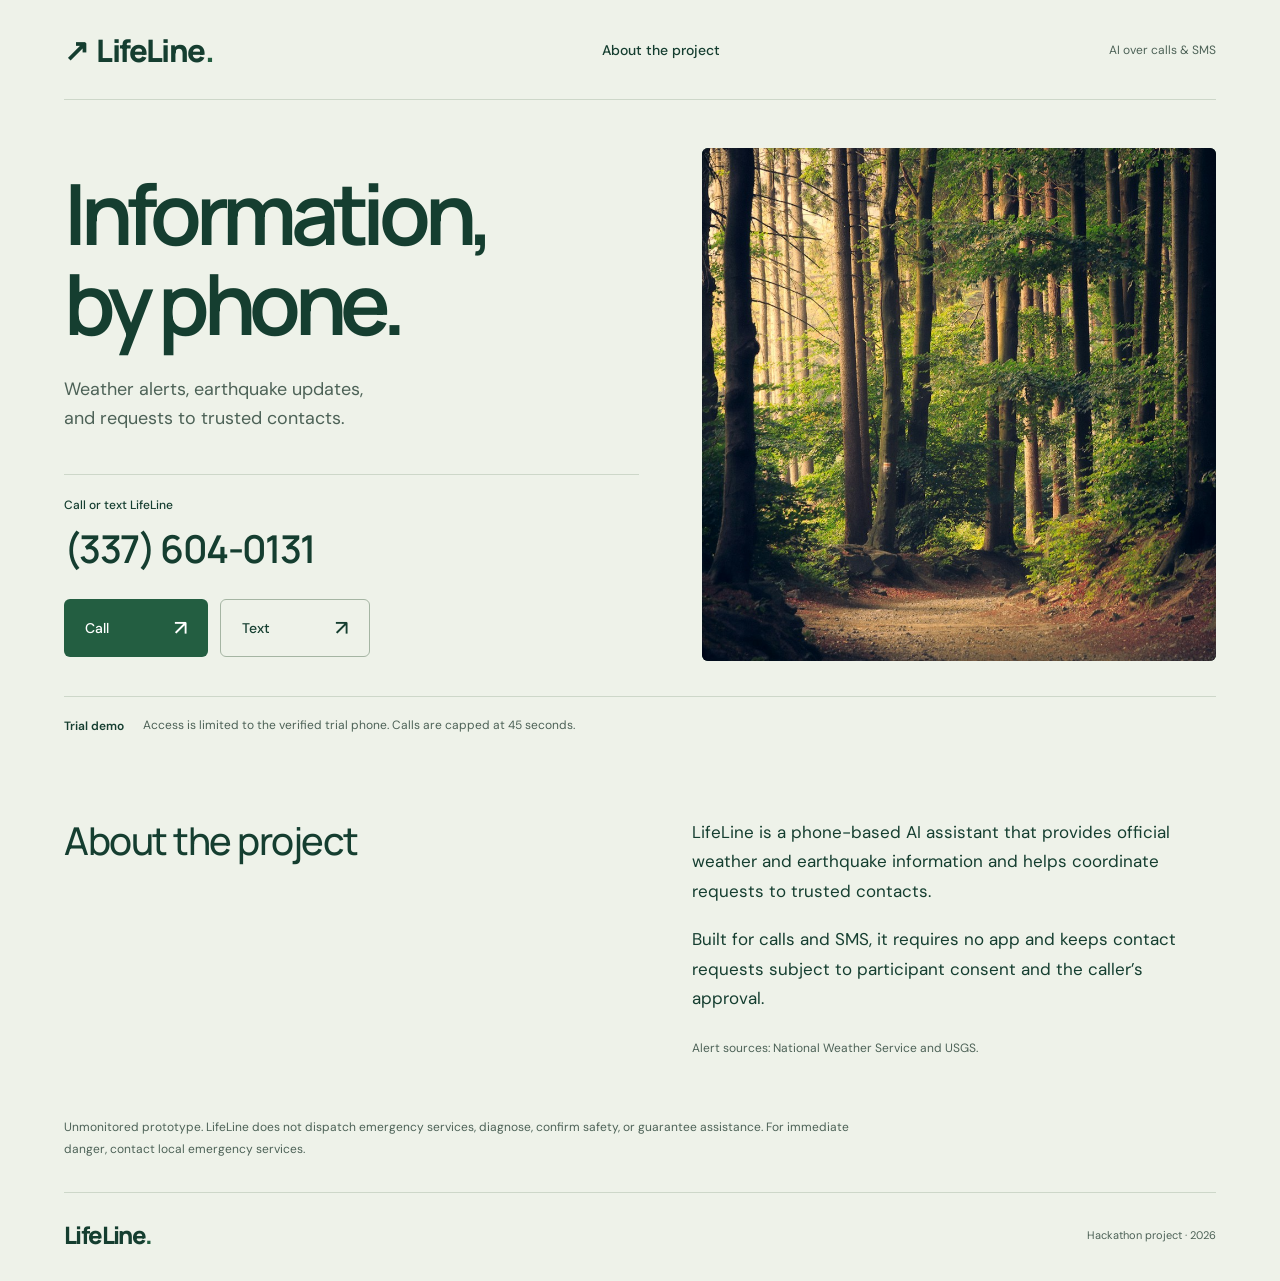
<file: website/public/index.html>
<!doctype html>
<html lang="en">
<head>
  <meta charset="utf-8">
  <meta name="viewport" content="width=device-width, initial-scale=1">
  <meta name="theme-color" content="#eef2e9">
  <title>LifeLine | Information by phone</title>
  <meta name="description" content="Meet LifeLine: a phone-first AI project for official weather and earthquake information and consent-based trusted-contact coordination. Call or text (337) 604-0131.">
  <meta property="og:title" content="LifeLine | Information by phone">
  <meta property="og:description" content="Official weather and earthquake information, plus requests to trusted contacts. Available through calls and SMS.">
  <meta property="og:type" content="website">
  <link rel="icon" href="favicon.svg" type="image/svg+xml">
  <link rel="stylesheet" href="style.css">
</head>
<body>
  <a class="skip" href="#main">Skip to content</a>
  <div class="page">
    <header>
      <a class="brand" href="#" aria-label="LifeLine home"><span class="brand-mark" aria-hidden="true">↗</span>LifeLine<span class="brand-period">.</span></a>
      <nav aria-label="Main navigation"><a href="#about">About the project</a></nav>
      <span class="project-label">AI over calls &amp; SMS</span>
    </header>
    <main id="main">
      <section class="hero" aria-labelledby="hero-title">
        <div class="hero-copy">
          <h1 id="hero-title">Information,<br>by phone<span>.</span></h1>
          <p class="intro">Weather alerts, earthquake updates,<br>and requests to trusted contacts.</p>
          <div class="phone-panel">
            <div class="phone-label">Call or text LifeLine</div>
            <a class="number" href="tel:+13376040131" aria-label="Call LifeLine at 3 3 7, 6 0 4, 0 1 3 1">(337) 604-0131</a>
            <div class="actions"><a class="button primary" href="tel:+13376040131">Call <span aria-hidden="true">↗</span></a><a class="button secondary" href="sms:+13376040131">Text <span aria-hidden="true">↗</span></a></div>
          </div>
        </div>
        <div class="hero-image">
          <img src="forest.jpg" alt="Sunlight breaking through a quiet green forest" width="1400" height="933" fetchpriority="high">
        </div>
      </section>
      <aside class="demo-note"><span class="demo-tag">Trial demo</span><p>Access is limited to the verified trial phone. Calls are capped at 45 seconds.</p></aside>
      <section class="about" id="about" aria-labelledby="about-title">
        <h2 id="about-title">About the project</h2>
        <div class="about-copy"><p>LifeLine is a phone-based AI assistant that provides official weather and earthquake information and helps coordinate requests to trusted contacts.</p><p>Built for calls and SMS, it requires no app and keeps contact requests subject to participant consent and the caller’s approval.</p><p class="sources">Alert sources: National Weather Service and USGS.</p></div>
      </section>
      <aside class="expectations"><p>Unmonitored prototype. LifeLine does not dispatch emergency services, diagnose, confirm safety, or guarantee assistance. For immediate danger, contact local emergency services.</p></aside>
    </main>
    <footer><a class="brand footer-brand" href="#">LifeLine<span class="brand-period">.</span></a><span>Hackathon project · 2026</span></footer>
  </div>
</body>
</html>
</file>
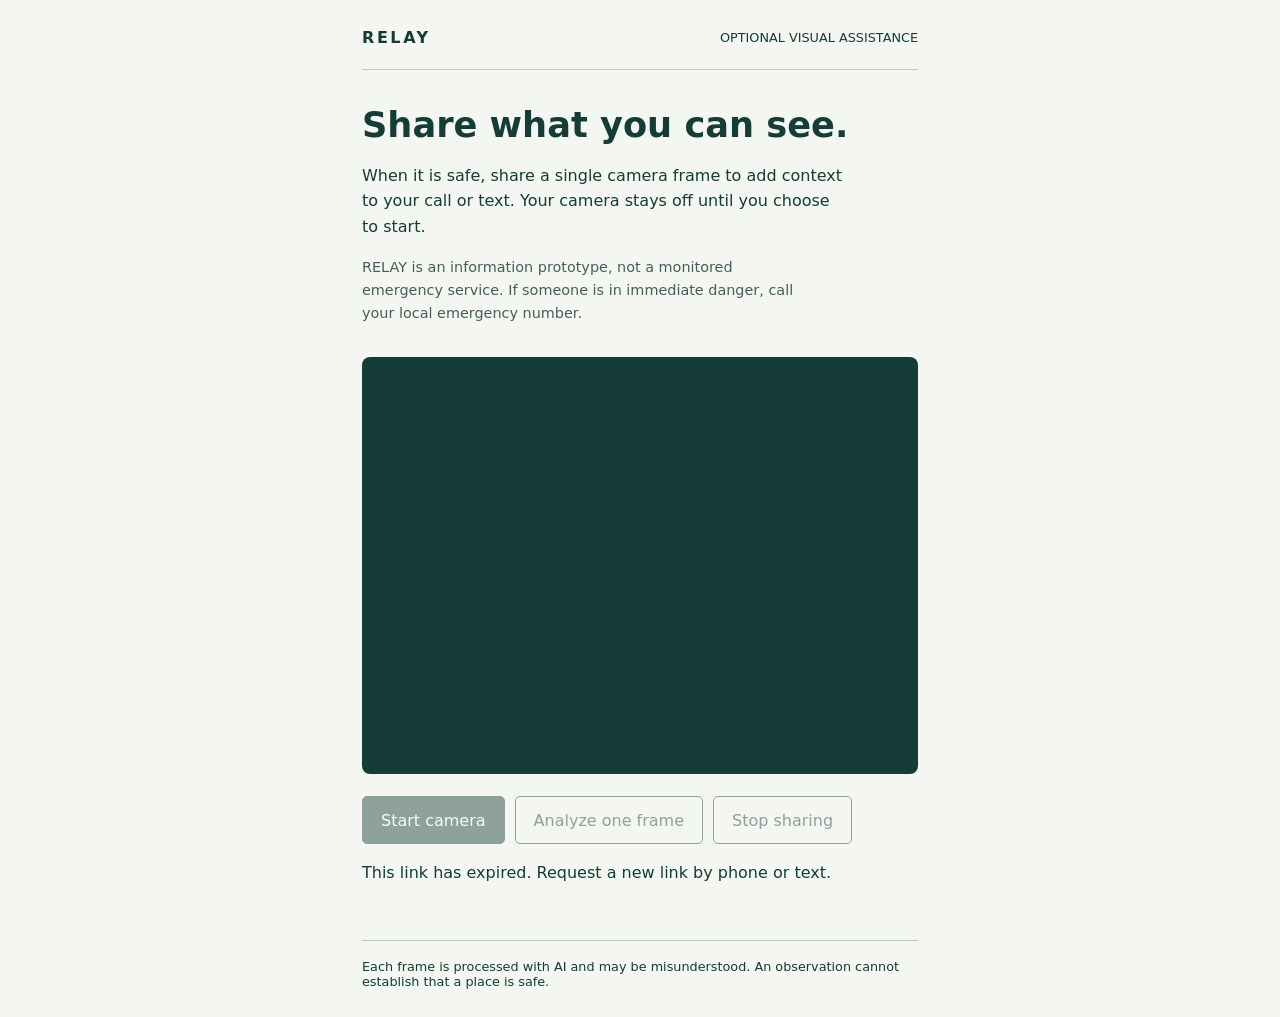
<file: relay/camera.html>
<!doctype html>
<html lang="en"><head><meta charset="utf-8"><meta name="viewport" content="width=device-width, initial-scale=1"><title>RELAY · Visual assistance</title>
<style>
:root{color-scheme:light;font-family:ui-sans-serif,system-ui;color:#153c37;background:#f3f6f1}*{box-sizing:border-box}body{margin:0}main{max-width:600px;margin:0 auto;padding:28px 22px}header{display:flex;align-items:center;justify-content:space-between;border-bottom:1px solid #bbcdc3;padding-bottom:22px}.wordmark{font-weight:800;letter-spacing:.16em}small{font-size:.8rem}h1{font-size:2.2rem;line-height:1.1;font-weight:600;margin:36px 0 18px}p{line-height:1.6;max-width:48ch}.notice{font-size:.9rem;color:#465e59}video{width:100%;aspect-ratio:4/3;background:#153c37;object-fit:contain;margin:18px 0;border-radius:8px}button{font:inherit;min-height:48px;padding:12px 18px;border-radius:5px;border:1px solid #153c37;background:transparent;color:inherit;cursor:pointer}button:first-child{background:#153c37;color:white}button:disabled{opacity:.45;cursor:default}.controls{display:flex;gap:10px;flex-wrap:wrap}:focus-visible{outline:3px solid #c27628;outline-offset:4px}#status{min-height:3em}footer{border-top:1px solid #bbcdc3;margin-top:32px;padding-top:18px;font-size:.8rem}
</style></head><body><main>
<header><span class="wordmark">RELAY</span><small>OPTIONAL VISUAL ASSISTANCE</small></header>
<h1>Share what you can see.</h1><p>When it is safe, share a single camera frame to add context to your call or text. Your camera stays off until you choose to start.</p>
<p class="notice">RELAY is an information prototype, not a monitored emergency service. If someone is in immediate danger, call your local emergency number.</p>
<video id="preview" aria-label="Your camera preview" autoplay muted playsinline></video>
<div class="controls"><button id="start">Start camera</button><button id="send" disabled>Analyze one frame</button><button id="stop">Stop sharing</button></div>
<p id="status" role="status" aria-live="polite">This private link expires in ten minutes. No frames are sent automatically.</p>
<footer>Each frame is processed with AI and may be misunderstood. An observation cannot establish that a place is safe.</footer>
</main><script>
const video=document.querySelector('#preview'),status=document.querySelector('#status'),start=document.querySelector('#start'),send=document.querySelector('#send'),stop=document.querySelector('#stop');
let stream=null,timer=null,ended=false;
const params=new URLSearchParams(location.search),expiry=Number(params.get('expires'))*1000;
function endCamera(){if(stream)stream.getTracks().forEach(t=>t.stop());stream=null;video.srcObject=null;send.disabled=true;}
function endpoint(suffix){return location.pathname+suffix+location.search;}
async function revoke(){ended=true;endCamera();start.disabled=true;clearTimeout(timer);try{await fetch(endpoint('/stop'),{method:'POST',keepalive:true});}catch{}status.textContent='Sharing stopped. Request a new link to share again.';stop.disabled=true;}
start.onclick=async()=>{if(ended)return;try{if(!navigator.mediaDevices)throw new Error('A secure HTTPS connection is required.');stream=await navigator.mediaDevices.getUserMedia({video:{facingMode:{ideal:'environment'},width:{ideal:640}},audio:false});video.srcObject=stream;await video.play();start.disabled=true;send.disabled=false;status.textContent='Preview is active. Choose Analyze one frame when ready.';}catch(e){endCamera();status.textContent=e.name==='NotAllowedError'?'Camera permission was denied. You can continue by phone or text.':e.message;}};
stop.onclick=revoke;
async function poll(id,tries=0){if(ended)return;try{const r=await fetch(endpoint('/jobs/'+encodeURIComponent(id)));if(!r.ok)throw new Error('Could not retrieve the observation.');const j=await r.json();if(j.state==='complete'){status.textContent=j.result;send.disabled=false;return;}if(j.state==='failed')throw new Error('Analysis is unavailable. Continue by phone or text.');if(tries>=40)throw new Error('Analysis is taking longer than expected. Continue by phone or text.');timer=setTimeout(()=>poll(id,tries+1),2000);}catch(e){status.textContent=e.message;send.disabled=ended;}}
send.onclick=async()=>{if(!stream||ended)return;send.disabled=true;const c=document.createElement('canvas');const scale=Math.min(1,640/video.videoWidth);c.width=Math.round(video.videoWidth*scale);c.height=Math.round(video.videoHeight*scale);if(!c.width||!c.height){status.textContent='Camera is still starting. Try again.';send.disabled=false;return;}c.getContext('2d').drawImage(video,0,0,c.width,c.height);status.textContent='Sending one frame for analysis…';try{const r=await fetch(endpoint('/frame'),{method:'POST',headers:{'Content-Type':'application/json'},body:JSON.stringify({image_base64:c.toDataURL('image/jpeg',.55).split(',')[1]})});const j=await r.json();if(!r.ok)throw new Error(j.detail||'Could not send frame.');poll(j.job_id);}catch(e){status.textContent=e.message;send.disabled=ended;}};
setTimeout(()=>{ended=true;endCamera();start.disabled=stop.disabled=true;clearTimeout(timer);status.textContent='This link has expired. Request a new link by phone or text.';},Math.max(0,expiry-Date.now()));
window.addEventListener('pagehide',()=>{endCamera();navigator.sendBeacon(endpoint('/stop'));});
document.addEventListener('visibilitychange',()=>{if(document.hidden){endCamera();start.disabled=ended;status.textContent='Camera paused while this page is hidden.';}});
</script></body></html>
</file>
<file: website/public/style.css>
@import url('https://fonts.googleapis.com/css2?family=DM+Sans:wght@400;500;600;700&family=Manrope:wght@500;600;650;800&display=swap');
:root{color-scheme:light;--bg:#eef2e9;--ink:#153e30;--muted:#4d6257;--accent:#235e41;--line:#cdd7c9}
*{box-sizing:border-box}html{scroll-behavior:smooth;scroll-padding-top:28px}body{margin:0;background:var(--bg);color:var(--ink);font-family:'DM Sans',sans-serif;-webkit-font-smoothing:antialiased}a{color:inherit;text-decoration:none}a:focus-visible{outline:3px solid var(--accent);outline-offset:6px}::selection{background:#c3dcb5}.page{max-width:1600px;margin:auto;padding:0 5%}.skip{position:absolute;top:-80px;left:20px;background:var(--ink);color:white;padding:14px;z-index:10}.skip:focus{top:12px}header{display:flex;align-items:center;justify-content:space-between;height:100px;border-bottom:1px solid var(--line);gap:25px}.brand{font-family:Manrope,sans-serif;font-size:31px;font-weight:800;letter-spacing:-1.6px;display:inline-flex;align-items:center}.brand-mark{font-size:30px;margin-right:9px}.brand-period{color:var(--accent)}nav{font-size:14px;font-weight:500}nav a{padding:12px 0}nav a:hover{text-decoration:underline;text-underline-offset:6px}.project-label{font-size:12px;color:var(--muted)}.hero{display:grid;grid-template-columns:1.12fr 1fr;gap:5.5%;padding:48px 0 35px;align-items:stretch}.hero-copy{padding:20px 0 4px}h1,h2,p{margin-top:0}h1{font-family:Manrope,sans-serif;font-size:clamp(58px,6.6vw,104px);letter-spacing:-.075em;line-height:1.06;font-weight:650;margin-bottom:28px}.intro{font-size:clamp(16px,1.4vw,20px);line-height:1.6;color:var(--muted);margin-bottom:42px}.phone-panel{padding-top:22px;border-top:1px solid var(--line)}.phone-label{font-size:12px;font-weight:500;margin-bottom:9px}.number{display:inline-block;font-family:Manrope,sans-serif;font-weight:600;letter-spacing:-1.6px;font-size:clamp(29px,3vw,43px);margin-bottom:24px}.number:hover{text-decoration:underline;text-underline-offset:7px}.actions{display:flex;gap:12px}.button{display:inline-flex;justify-content:space-between;align-items:center;gap:65px;min-height:52px;padding:14px 21px;border-radius:6px;font-size:14px;font-weight:500;transition:background .2s;white-space:nowrap}.primary{background:var(--accent);color:#fff}.primary:hover{background:#18482f}.secondary{border:1px solid #a5b5a3}.secondary:hover{background:#e0e8d9}.button span{font-size:21px}.hero-image{min-height:470px;position:relative;overflow:hidden;border-radius:6px;background:#244632}.hero-image img{width:100%;height:100%;position:absolute;object-fit:cover;object-position:52% center}.demo-note{display:flex;align-items:center;gap:19px;border-top:1px solid var(--line);padding:19px 0 22px;font-size:12px;color:var(--muted)}.demo-tag{flex-shrink:0;font-weight:600;color:var(--ink)}.demo-note p{margin:0;line-height:1.6}.about{display:grid;grid-template-columns:1fr 1fr;gap:9%;padding:60px 0 32px}h2{font-family:Manrope,sans-serif;font-size:clamp(28px,3vw,42px);font-weight:500;letter-spacing:-1.5px;line-height:1.2;margin-bottom:25px}.about-copy p{font-size:17px;line-height:1.75;max-width:540px;margin-bottom:18px}.about-copy .sources{font-size:12px;color:var(--muted);margin-top:24px}.expectations{padding:8px 0 32px;max-width:790px}.expectations p{color:var(--muted);font-size:12px;line-height:1.8;margin:0}footer{border-top:1px solid var(--line);padding:25px 0 30px;display:flex;align-items:center;justify-content:space-between;gap:20px}.footer-brand{font-size:24px}footer>span{font-size:11px;color:var(--muted)}
@media(min-width:1600px){h1{font-size:104px}}
@media(max-width:1050px){.page{padding:0 4%}.hero{gap:4%}h1{font-size:clamp(54px,6.6vw,78px)}.button{gap:45px;padding:13px 16px}.number{font-size:32px}}
@media(max-width:700px){.page{padding:0 6%}header{height:82px;gap:12px}.brand{font-size:26px}.brand-mark{font-size:24px;margin-right:6px}nav{font-size:12px}.project-label{display:none}.hero{grid-template-columns:1fr;gap:30px;padding-top:32px;padding-bottom:25px}.hero-copy{padding-top:0}h1{font-size:clamp(52px,11.7vw,79px);letter-spacing:-.07em;margin-bottom:22px}.intro{font-size:16px;margin-bottom:26px}.phone-panel{padding-top:18px}.number{font-size:clamp(30px,8vw,40px)}.actions{gap:10px}.button{flex:1;padding:14px 17px;font-size:14px;gap:12px}.hero-image{min-height:280px}.hero-image img{object-position:center 45%}.demo-note{align-items:flex-start;gap:12px;font-size:11px;padding-top:18px}.demo-tag{white-space:nowrap}.about{grid-template-columns:1fr;padding:32px 0 16px;gap:0}h2{font-size:29px;letter-spacing:-1px;margin-bottom:20px}.about-copy p{font-size:16px;line-height:1.65}.expectations{padding-bottom:28px}footer{padding:22px 0}.footer-brand{font-size:23px}footer>span{font-size:10px}}
@media(prefers-reduced-motion:reduce){html{scroll-behavior:auto}*,*::before,*::after{transition:none!important}}
</file>
